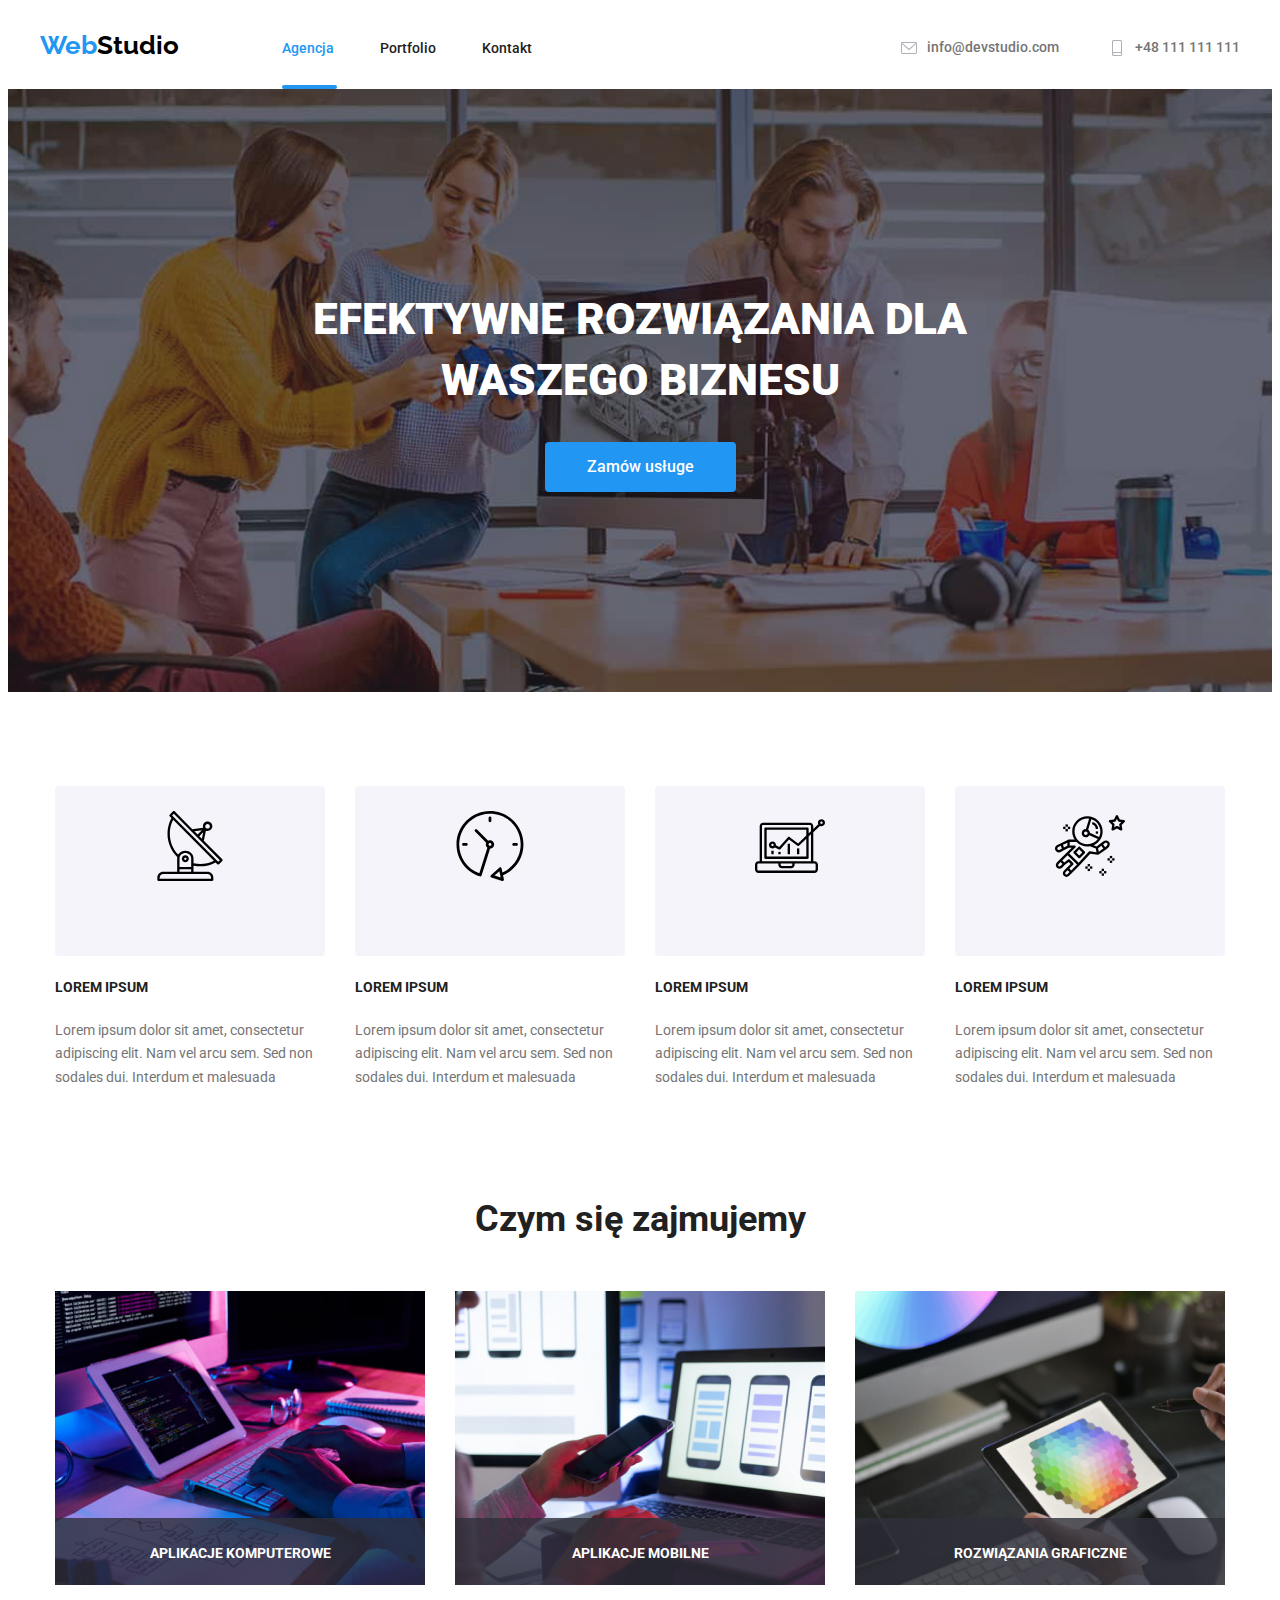
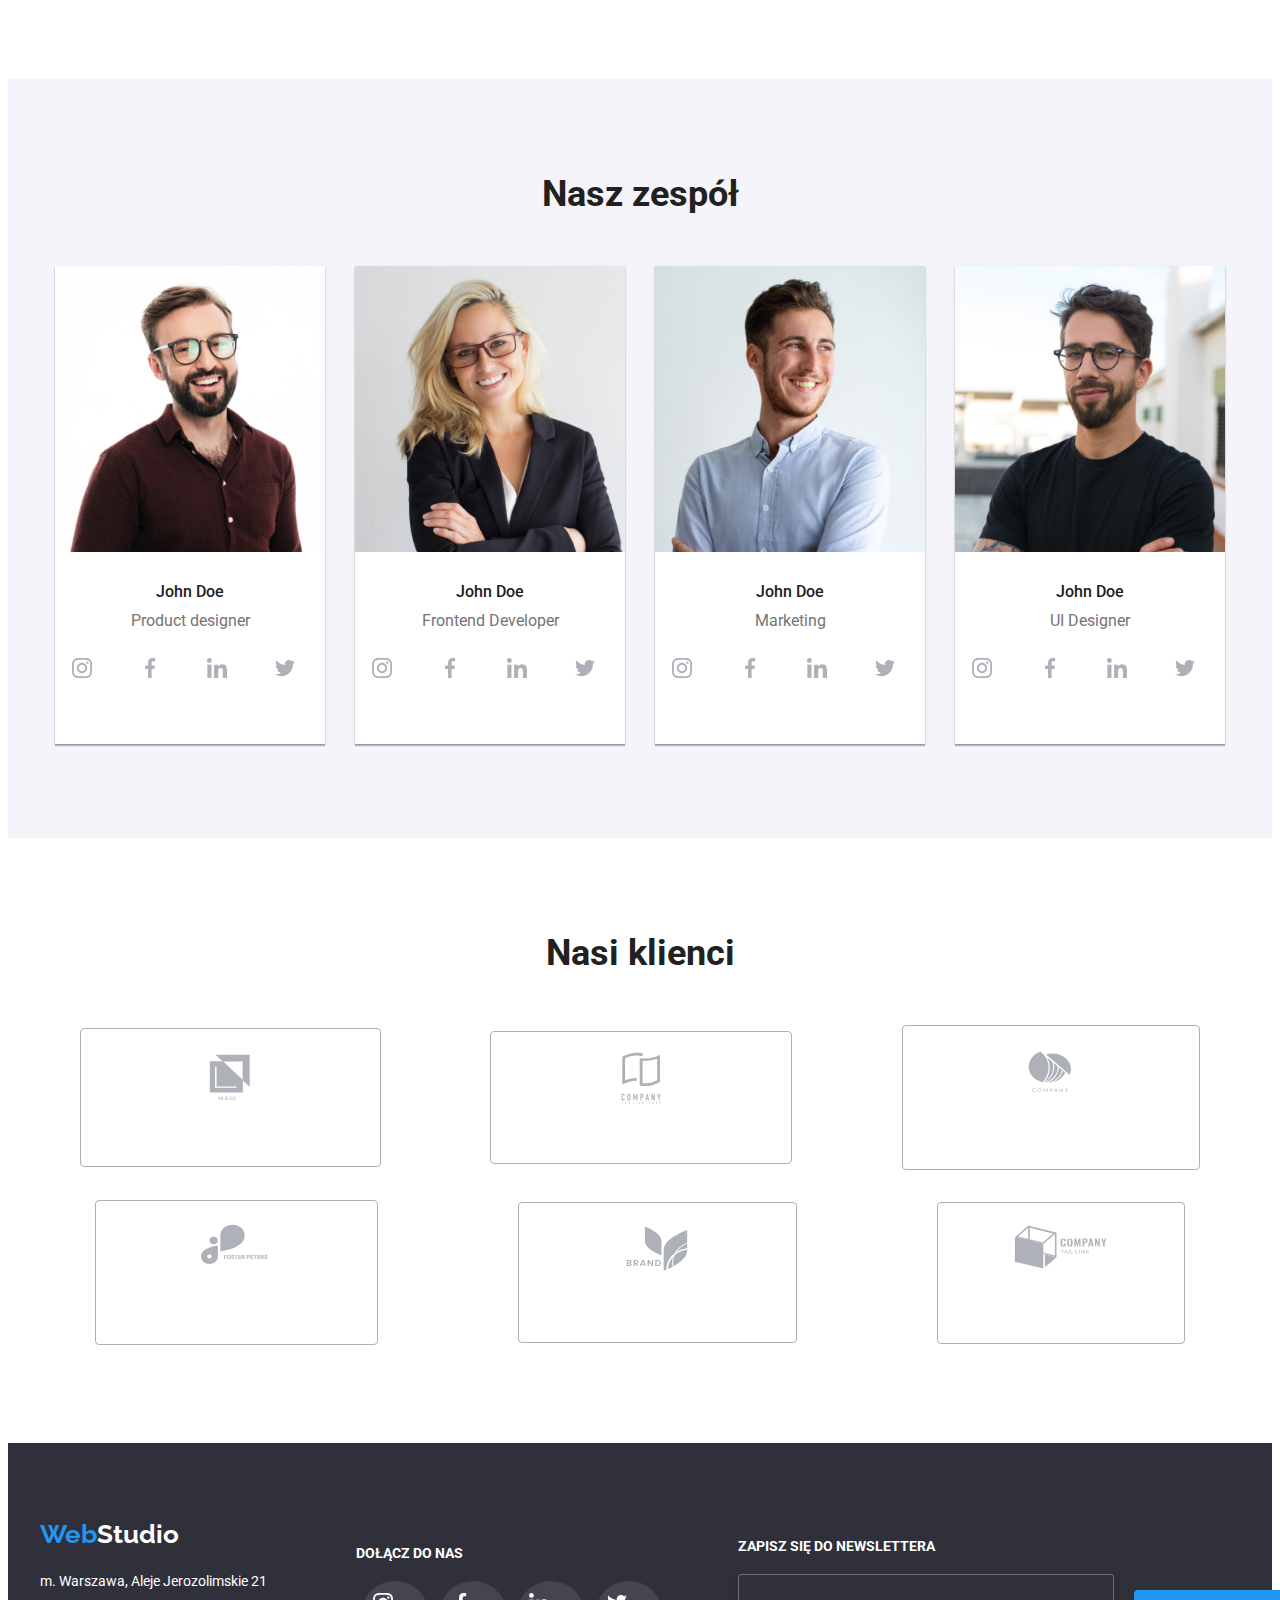
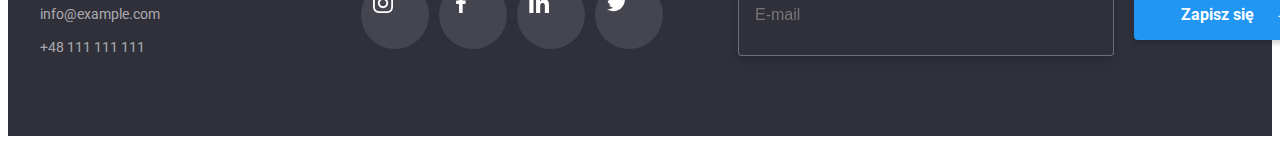
<file: index.html>
<!DOCTYPE html>
<html lang="pl">
    <head>
        <meta charset="UTF-8" />
        <meta http-equiv="X-UA-Compatible" content="IE=edge" />
        <meta name="viewport" content="width=device-width, initial-scale=1.0" />

        <title>Studio</title>
        <link
            rel="stylesheet"
            href="https://cdnjs.cloudflare.com/ajax/libs/modern-normalize/1.1.0/modern-normalize.min.css"
            integrity="sha512-wpPYUAdjBVSE4KJnH1VR1HeZfpl1ub8YT/NKx4PuQ5NmX2tKuGu6U/JRp5y+Y8XG2tV+wKQpNHVUX03MfMFn9Q=="
            crossorigin="anonymous"
            referrerpolicy="no-referrer"
        />
        <link rel="stylesheet" href="./css/main.min.css" />
        <link rel="preconnect" href="https://fonts.googleapis.com" />
        <link rel="preconnect" href="https://fonts.gstatic.com" crossorigin />
        <link
            href="https://fonts.googleapis.com/css2?family=Raleway:wght@700&family=Roboto:wght@400;500;700;900&display=swap"
            rel="stylesheet"
        />
    </head>
    <body>
        <header class="header">
            <div class="container header__page">
                <div class="navigation">
                    <a class="logo logo-black" href="index.html">
                        <span class="webstyle">Web</span>Studio</a
                    >
                    <nav>
                        <ul class="navigation__menu">
                            <li>
                                <a
                                    class="navigation__font navigation__font--current"
                                    href="./index.html"
                                    >Agencja</a
                                >
                            </li>
                            <li>
                                <a
                                    class="navigation__font"
                                    href="./portfolio.html"
                                    >Portfolio</a
                                >
                            </li>
                            <li>
                                <a class="navigation__font" href="#address"
                                    >Kontakt</a
                                >
                            </li>
                        </ul>
                    </nav>
                </div>
                <button
                    type="button"
                    class="navigation__hamburger js-open-menu"
                    aria-expanded="false"
                    aria-controls="mobile-menu"
                >
                    <svg class="navigation__icon" width="40" height="40">
                        <use href="./images/icons.svg#icon-menu_40px"></use>
                    </svg>
                </button>

                <ul class="adress">
                    <li>
                        <a
                            class="adress__link"
                            href="mailto:info@devstudio.com"
                        >
                            <svg class="adress__icon" height="16" width="16">
                                <use
                                    href="./images/icons.svg#icon-envelope"
                                ></use>
                            </svg>
                            info@devstudio.com</a
                        >
                    </li>
                    <li>
                        <a class="adress__link" href="tel:+48111111111">
                            <svg class="adress__icon" height="16" width="16">
                                <use
                                    href="./images/icons.svg#icon-smartphone"
                                ></use>
                            </svg>
                            +48 111 111 111</a
                        >
                    </li>
                </ul>
            </div>
        </header>
        <div class="menu-container js-menu-container" id="mobile-menu">
            <button
                class="menu-toggle js-close-menu"
                data-modal-close
                type="button"
            >
                &times
            </button>
            <div class="menu-navigation__links">
                <a
                    class="menu-navigation__link menu-navigation__link--current"
                    href="index.html"
                    >Agencja</a
                >

                <a class="menu-navigation__link" href="portfolio.html"
                    >Portfolio</a
                >

                <a class="menu-navigation__link" href="#">Kontakt</a>
            </div>
            <div class="menu-container__box">
                <div class="menu-container__contact">
                    <a class="menu-container__phone" href="tel:+48111111111"
                        >+48 111 111 111</a
                    >
                    <a
                        class="menu-container__mail"
                        href="mailto:info@devstudio.com"
                        >info@devstudio.com</a
                    >
                </div>
                <ul class="menu-container__media">
                    <li>
                        <a class="menu-container__media-link" href="#"
                            >Instagram</a
                        >
                    </li>
                    <li><div class="menu-container__line"></div></li>
                    <li>
                        <a class="menu-container__media-link" href="#"
                            >Twitter</a
                        >
                    </li>
                    <li><div class="menu-container__line"></div></li>
                    <li>
                        <a class="menu-container__media-link" href="#"
                            >Facebook</a
                        >
                    </li>
                    <li><div class="menu-container__line"></div></li>
                    <li>
                        <a class="menu-container__media-link" href="#"
                            >LinkedIn</a
                        >
                    </li>
                </ul>
            </div>
        </div>
        <main>
            <section class="hero">
                <div class="container">
                    <h1 class="hero__heading">
                        EFEKTYWNE ROZWIĄZANIA DLA WASZEGO BIZNESU
                    </h1>
                    <button data-modal-open class="hero__button" type="button">
                        Zamów usługe
                    </button>
                    <div class="backdrop is-hidden" data-modal>
                        <div class="modal">
                            <button
                                class="hero__close"
                                data-modal-close
                                type="button"
                            >
                                &times
                            </button>
                            <form class="form">
                                <p class="form__header">
                                    Zostaw swoje dane w formularzu poniżej
                                </p>

                                <label class="form__label" for="name"
                                    >Imię</label
                                >
                                <div class="form__box">
                                    <svg
                                        class="form__icon"
                                        width="18"
                                        height="18"
                                    >
                                        <use
                                            href="./images/icons.svg#icon-person"
                                        ></use>
                                    </svg>
                                    <input
                                        name="name"
                                        class="form__input"
                                        id="name"
                                        type="text"
                                    />
                                </div>

                                <label class="form__label" for="phone_number"
                                    >Telefon</label
                                >
                                <div class="form__box">
                                    <svg
                                        class="form__icon"
                                        width="18"
                                        height="18"
                                    >
                                        <use
                                            href="./images/icons.svg#icon-phone"
                                        ></use>
                                    </svg>

                                    <input
                                        name="phone-number"
                                        class="form__input"
                                        id="phone_number"
                                        type="tel"
                                    />
                                </div>

                                <label class="form__label" for="email"
                                    >Email</label
                                >
                                <div class="form__box">
                                    <svg
                                        class="form__icon"
                                        width="18"
                                        height="18"
                                    >
                                        <use
                                            href="./images/icons.svg#icon-email"
                                        ></use>
                                    </svg>
                                    <input
                                        name="email"
                                        class="form__input"
                                        id="email"
                                        type="email"
                                    />
                                </div>

                                <label class="form__label" for="comment"
                                    >Komentarz</label
                                >
                                <textarea
                                    name="comment"
                                    class="form__comment"
                                    id="comment"
                                    placeholder="Wprowadź tekst"
                                ></textarea>

                                <label tabindex="0" class="check-container">
                                    <input name="check" type="checkbox" /><span
                                        class="checkmark"
                                    ></span>
                                    Oświadczam iż akceptuję
                                    <a href="#">Regulamin</a>
                                    i
                                    <a href="#">Politykę Prywatności</a>.
                                </label>

                                <button class="form__button" type="submit">
                                    Wyślij
                                </button>
                            </form>
                        </div>
                    </div>
                </div>
            </section>
            <section class="lorem">
                <div class="container">
                    <ul class="lorem__box">
                        <li>
                            <div class="lorem__icon">
                                <svg height="70" width="70">
                                    <use
                                        href="./images/icons.svg#icon-antenna"
                                    ></use>
                                </svg>
                            </div>
                            <h5 class="lorem__label">LOREM IPSUM</h5>
                            <p class="lorem__paragraph">
                                Lorem ipsum dolor sit amet, consectetur
                                adipiscing elit. Nam vel arcu sem. Sed non
                                sodales dui. Interdum et malesuada
                            </p>
                        </li>
                        <li>
                            <div class="lorem__icon">
                                <svg height="70" width="70">
                                    <use
                                        href="./images/icons.svg#icon-clock"
                                    ></use>
                                </svg>
                            </div>
                            <h5 class="lorem__label">LOREM IPSUM</h5>
                            <p class="lorem__paragraph">
                                Lorem ipsum dolor sit amet, consectetur
                                adipiscing elit. Nam vel arcu sem. Sed non
                                sodales dui. Interdum et malesuada
                            </p>
                        </li>
                        <li>
                            <div class="lorem__icon">
                                <svg height="70" width="70">
                                    <use
                                        href="./images/icons.svg#icon-diagram"
                                    ></use>
                                </svg>
                            </div>
                            <h5 class="lorem__label">LOREM IPSUM</h5>
                            <p class="lorem__paragraph">
                                Lorem ipsum dolor sit amet, consectetur
                                adipiscing elit. Nam vel arcu sem. Sed non
                                sodales dui. Interdum et malesuada
                            </p>
                        </li>
                        <li>
                            <div class="lorem__icon">
                                <svg height="70" width="70">
                                    <use
                                        href="./images/icons.svg#icon-astronaut"
                                    ></use>
                                </svg>
                            </div>
                            <h5 class="lorem__label">LOREM IPSUM</h5>
                            <p class="lorem__paragraph">
                                Lorem ipsum dolor sit amet, consectetur
                                adipiscing elit. Nam vel arcu sem. Sed non
                                sodales dui. Interdum et malesuada
                            </p>
                        </li>
                    </ul>
                </div>
            </section>
            <section class="activity">
                <div class="container">
                    <h2 class="section-title">Czym się zajmujemy</h2>
                    <ul class="activity__photos">
                        <li>
                            <div class="activity__img">
                                <img
                                    src="images/software-architecture.jpg"
                                    alt="software-architecture"
                                    width="370"
                                    height="294"
                                />
                                <p class="activity__paragraph">
                                    APLIKACJE KOMPUTEROWE
                                </p>
                            </div>
                        </li>
                        <li>
                            <div class="activity__img">
                                <img
                                    src="images/mobile-app-development.jpg"
                                    alt="mobile app development"
                                    width="370"
                                    height="294"
                                />
                                <p class="activity__paragraph">
                                    APLIKACJE MOBILNE
                                </p>
                            </div>
                        </li>
                        <li>
                            <div class="activity__img">
                                <img
                                    src="images/web-design.jpg"
                                    alt="web design"
                                    width="370"
                                    height="294"
                                />
                                <p class="activity__paragraph">
                                    ROZWIĄZANIA GRAFICZNE
                                </p>
                            </div>
                        </li>
                    </ul>
                </div>
            </section>
            <section class="team">
                <div class="container">
                    <h2 class="section-title">Nasz zespół</h2>
                    <ul class="team__card">
                        <li>
                            <figure class="team__figure">
                                <img
                                    src="./images/team/John1/john1-270.jpg"
                                    srcset="
                                        ./images/team/john1/john1-270.jpg    270w,
                                        ./images/team/john1/john1-354.jpg    354w,
                                        ./images/team/john1/john1-450.jpg    450w,
                                        ./images/team/john1/john1-270@2x.jpg 540w,
                                        ./images/team/john1/john1-354@2x.jpg 708w,
                                        ./images/team/john1/john1-450@2x.jpg 900w
                                    "
                                    sizes="(max-width: 480px) 450px, (min-width: 768px) 354px, (min-width: 1200px) 270px"
                                    alt="John Doe"
                                />
                                <figcaption class="team__figcaption">
                                    <h4 class="team__name">John Doe</h4>
                                    <span class="team__font"
                                        >Product designer</span
                                    >
                                    <ul class="team__media">
                                        <li tabindex="0" class="team__icon">
                                            <svg width="20" height="20">
                                                <use
                                                    href="./images/icons.svg#icon-instagram"
                                                ></use>
                                            </svg>
                                        </li>
                                        <li tabindex="0" class="team__icon">
                                            <svg width="20" height="20">
                                                <use
                                                    href="./images/icons.svg#icon-facebook"
                                                ></use>
                                            </svg>
                                        </li>
                                        <li tabindex="0" class="team__icon">
                                            <svg width="20" height="20">
                                                <use
                                                    href="./images/icons.svg#icon-linkedin"
                                                ></use>
                                            </svg>
                                        </li>
                                        <li tabindex="0" class="team__icon">
                                            <svg width="20" height="20">
                                                <use
                                                    href="./images/icons.svg#icon-twitter"
                                                ></use>
                                            </svg>
                                        </li>
                                    </ul>
                                </figcaption>
                            </figure>
                        </li>
                        <li>
                            <figure class="team__figure">
                                <img
                                    src="./images/team/John2/john2-270.jpg"
                                    srcset="
                                        ./images/team/john2/john2-270.jpg    270w,
                                        ./images/team/john2/john2-354.jpg    354w,
                                        ./images/team/john2/john2-450.jpg    450w,
                                        ./images/team/john2/john2-270@2x.jpg 540w,
                                        ./images/team/john2/john2-354@2x.jpg 708w,
                                        ./images/team/john2/john2-450@2x.jpg 900w
                                    "
                                    sizes="(max-width: 480px) 450px, (min-width: 768px) 354px, (min-width: 1200px) 270px"
                                    alt="John Doe"
                                />
                                <figcaption class="team__figcaption">
                                    <h4 class="team__name">John Doe</h4>
                                    <span class="team__font"
                                        >Frontend Developer</span
                                    >
                                    <ul class="team__media">
                                        <li tabindex="0" class="team__icon">
                                            <svg width="20" height="20">
                                                <use
                                                    href="./images/icons.svg#icon-instagram"
                                                ></use>
                                            </svg>
                                        </li>
                                        <li tabindex="0" class="team__icon">
                                            <svg width="20" height="20">
                                                <use
                                                    href="./images/icons.svg#icon-facebook"
                                                ></use>
                                            </svg>
                                        </li>
                                        <li tabindex="0" class="team__icon">
                                            <svg width="20" height="20">
                                                <use
                                                    href="./images/icons.svg#icon-linkedin"
                                                ></use>
                                            </svg>
                                        </li>
                                        <li tabindex="0" class="team__icon">
                                            <svg width="20" height="20">
                                                <use
                                                    href="./images/icons.svg#icon-twitter"
                                                ></use>
                                            </svg>
                                        </li>
                                    </ul>
                                </figcaption>
                            </figure>
                        </li>
                        <li>
                            <figure class="team__figure">
                                <img
                                    src="./images/team/john3/john3-270.jpg"
                                    srcset="
                                        ./images/team/john3/john3-270.jpg    270w,
                                        ./images/team/john3/john3-354.jpg    354w,
                                        ./images/team/john3/john3-450.jpg    450w,
                                        ./images/team/john3/john3-270@2x.jpg 540w,
                                        ./images/team/john3/john3-354@2x.jpg 708w,
                                        ./images/team/john3/john3-450@2x.jpg 900w
                                    "
                                    sizes="(max-width: 480px) 450px, (min-width: 768px) 354px, (min-width: 1200px) 270px"
                                    alt="John Doe"
                                />
                                <figcaption class="team__figcaption">
                                    <h4 class="team__name">John Doe</h4>
                                    <span class="team__font">Marketing</span>
                                    <ul class="team__media">
                                        <li tabindex="0" class="team__icon">
                                            <svg width="20" height="20">
                                                <use
                                                    href="./images/icons.svg#icon-instagram"
                                                ></use>
                                            </svg>
                                        </li>
                                        <li tabindex="0" class="team__icon">
                                            <svg width="20" height="20">
                                                <use
                                                    href="./images/icons.svg#icon-facebook"
                                                ></use>
                                            </svg>
                                        </li>
                                        <li tabindex="0" class="team__icon">
                                            <svg width="20" height="20">
                                                <use
                                                    href="./images/icons.svg#icon-linkedin"
                                                ></use>
                                            </svg>
                                        </li>
                                        <li tabindex="0" class="team__icon">
                                            <svg width="20" height="20">
                                                <use
                                                    href="./images/icons.svg#icon-twitter"
                                                ></use>
                                            </svg>
                                        </li>
                                    </ul>
                                </figcaption>
                            </figure>
                        </li>
                        <li>
                            <figure class="team__figure">
                                <img
                                    src="./images/team/John4/john4-270.jpg"
                                    srcset="
                                        ./images/team/john4/john4-270.jpg    270w,
                                        ./images/team/john4/john4-354.jpg    354w,
                                        ./images/team/john4/john4-450.jpg    450w,
                                        ./images/team/john4/john4-270@2x.jpg 540w,
                                        ./images/team/john4/john4-354@2x.jpg 708w,
                                        ./images/team/john4/john4-450@2x.jpg 900w
                                    "
                                    sizes="(max-width: 480px) 450px, (min-width: 768px) 354px, (min-width: 1200px) 270px"
                                    alt="John Doe"
                                />
                                <figcaption class="team__figcaption">
                                    <h4 class="team__name">John Doe</h4>
                                    <span class="team__font">UI Designer</span>
                                    <ul class="team__media">
                                        <li tabindex="0" class="team__icon">
                                            <svg width="20" height="20">
                                                <use
                                                    href="./images/icons.svg#icon-instagram"
                                                ></use>
                                            </svg>
                                        </li>
                                        <li tabindex="0" class="team__icon">
                                            <svg width="20" height="20">
                                                <use
                                                    href="./images/icons.svg#icon-facebook"
                                                ></use>
                                            </svg>
                                        </li>
                                        <li tabindex="0" class="team__icon">
                                            <svg width="20" height="20">
                                                <use
                                                    href="./images/icons.svg#icon-linkedin"
                                                ></use>
                                            </svg>
                                        </li>
                                        <li tabindex="0" class="team__icon">
                                            <svg width="20" height="20">
                                                <use
                                                    href="./images/icons.svg#icon-twitter"
                                                ></use>
                                            </svg>
                                        </li>
                                    </ul>
                                </figcaption>
                            </figure>
                        </li>
                    </ul>
                </div>
            </section>
            <section class="clients">
                <div class="container">
                    <h2 class="section-title">Nasi klienci</h2>
                    <ul class="clients__container">
                        <li tabindex="0" class="clients--yaco">
                            <svg width="41" height="46.7">
                                <use href="./images/icons.svg#icon-yaco"></use>
                            </svg>
                        </li>
                        <li tabindex="0" class="clients--sheets">
                            <a>
                                <svg width="40" height="52">
                                    <use
                                        href="./images/icons.svg#icon-company-sheets"
                                    ></use>
                                </svg>
                            </a>
                        </li>
                        <li tabindex="0" class="clients--company">
                            <a>
                                <svg width="43.46" height="41.18">
                                    <use
                                        href="./images/icons.svg#icon-company"
                                    ></use>
                                </svg>
                            </a>
                        </li>
                        <li tabindex="0" class="clients--fosterpeters">
                            <a>
                                <svg width="84.44" height="40.62">
                                    <use
                                        href="./images/icons.svg#icon-foster-peters"
                                    ></use>
                                </svg>
                            </a>
                        </li>
                        <li tabindex="0" class="clients--brand">
                            <a>
                                <svg width="62.54" height="45.43">
                                    <use
                                        href="./images/icons.svg#icon-brand"
                                    ></use>
                                </svg>
                            </a>
                        </li>
                        <li tabindex="0" class="clients--box">
                            <a>
                                <svg width="93.79" height="43.93">
                                    <use
                                        href="./images/icons.svg#icon-company-box"
                                    ></use>
                                </svg>
                            </a>
                        </li>
                    </ul>
                </div>
            </section>
        </main>
        <footer class="footer">
            <div class="container">
                <ul class="footer__display">
                    <li class="footer__links">
                        <a class="logo logo-white" href="/index.html">
                            <span class="webstyle">Web</span>Studio</a
                        >
                        <address class="footer__address" id="address">
                            <a
                                class="footer__street"
                                href="https://goo.gl/maps/ZqLkn6hwroW3PkPB6"
                                >m. Warszawa, Aleje Jerozolimskie 21</a
                            >
                            <a
                                class="footer__link"
                                href="mailto:info@example.com"
                                >info@example.com</a
                            >
                            <a class="footer__link" href="tel:+48111111111"
                                >+48 111 111 111</a
                            >
                        </address>
                    </li>
                    <li class="footer__links">
                        <h3 class="footer__label">DOŁĄCZ DO NAS</h3>
                        <ul class="footer__media">
                            <li tabindex="0" class="footer__icon">
                                <a
                                    ><svg width="20" height="20">
                                        <use
                                            href="./images/icons.svg#icon-instagram"
                                        ></use>
                                    </svg>
                                </a>
                            </li>
                            <li tabindex="0" class="footer__icon">
                                <a
                                    ><svg width="20" height="20">
                                        <use
                                            href="./images/icons.svg#icon-facebook"
                                        ></use>
                                    </svg>
                                </a>
                            </li>
                            <li tabindex="0" class="footer__icon">
                                <a
                                    ><svg width="20" height="20">
                                        <use
                                            href="./images/icons.svg#icon-linkedin"
                                        ></use>
                                    </svg>
                                </a>
                            </li>
                            <li tabindex="0" class="footer__icon">
                                <a
                                    ><svg width="20" height="20">
                                        <use
                                            href="./images/icons.svg#icon-twitter"
                                        ></use>
                                    </svg>
                                </a>
                            </li>
                        </ul>
                    </li>
                    <li class="footer__links">
                        <form>
                            <p class="footer__label">
                                ZAPISZ SIĘ DO NEWSLETTERA
                            </p>
                            <label class="footer__newsletter">
                                <input
                                    class="footer__input"
                                    type="email"
                                    name="email"
                                    placeholder="E-mail"
                                />
                                <button class="footer__button" type="submit">
                                    Zapisz się
                                    <svg
                                        class="footer__plane"
                                        width="24"
                                        height="24"
                                    >
                                        <use
                                            href="./images/icons.svg#icon-send"
                                        ></use>
                                    </svg>
                                </button>
                            </label>
                        </form>
                    </li>
                </ul>
            </div>
        </footer>

        <script src="./js/mobile-menu.js"></script>
        <script src="./js/modal.js"></script>
    </body>
</html>
</file>
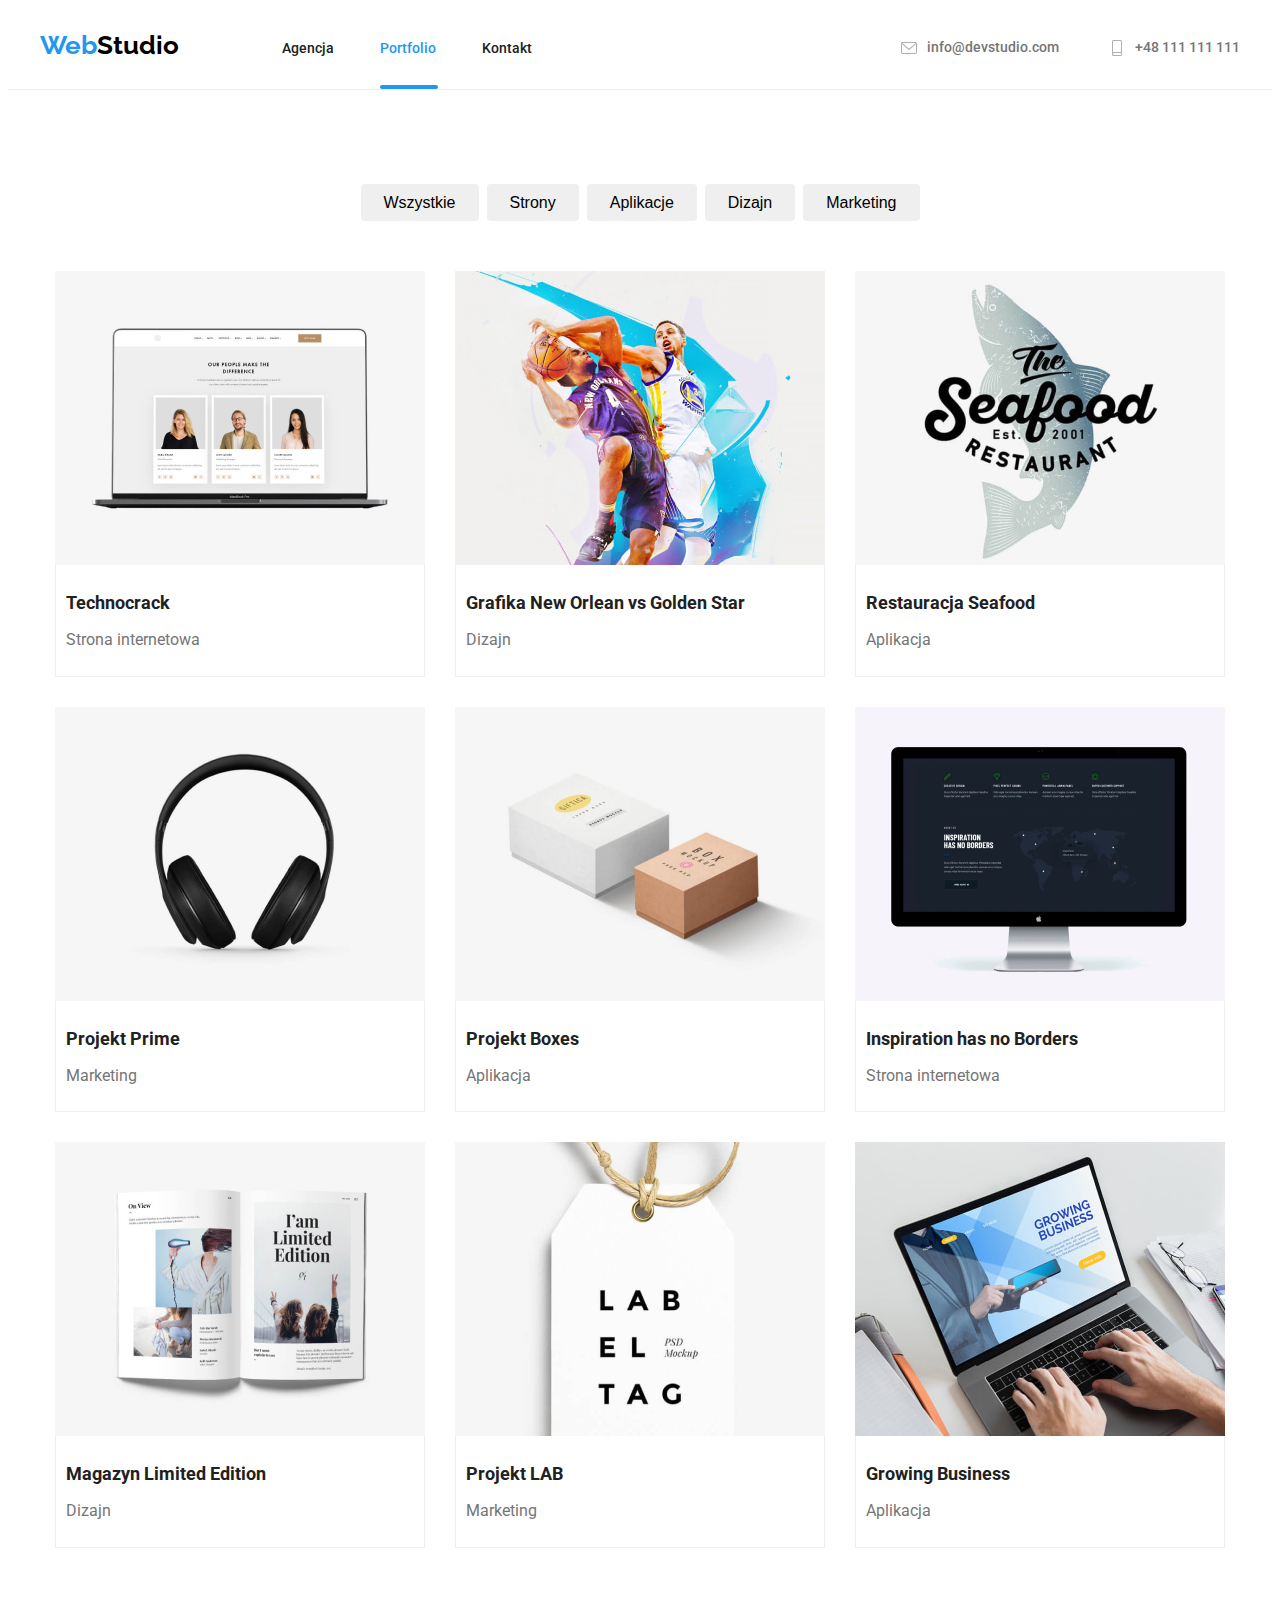
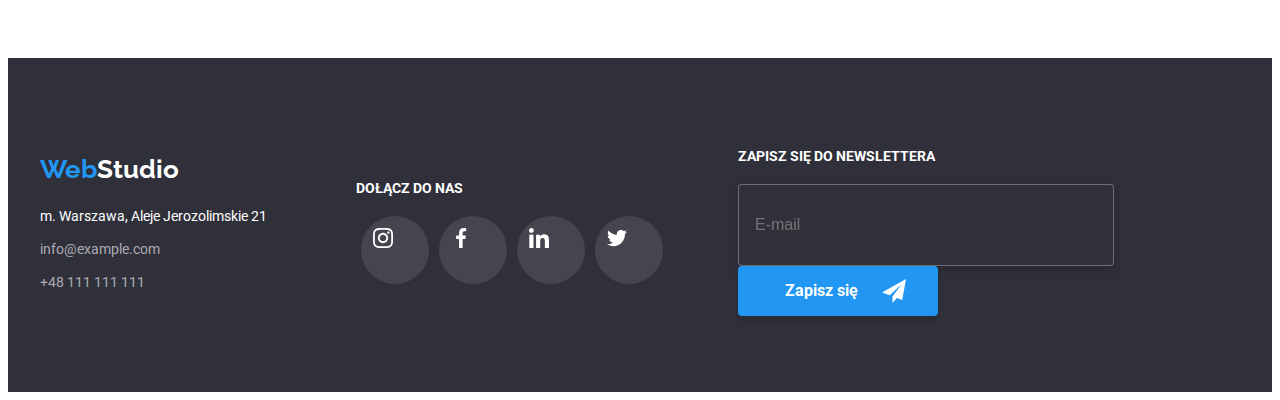
<file: portfolio.html>
<!DOCTYPE html>
<html lang="pl">
    <head>
        <meta charset="UTF-8" />
        <meta http-equiv="X-UA-Compatible" content="IE=edge" />
        <meta name="viewport" content="width=device-width, initial-scale=1.0" />
        <title>Portfolio</title>
        <link
            rel="stylesheet"
            href="https://cdnjs.cloudflare.com/ajax/libs/modern-normalize/1.1.0/modern-normalize.min.css"
            integrity="sha512-wpPYUAdjBVSE4KJnH1VR1HeZfpl1ub8YT/NKx4PuQ5NmX2tKuGu6U/JRp5y+Y8XG2tV+wKQpNHVUX03MfMFn9Q=="
            crossorigin="anonymous"
            referrerpolicy="no-referrer"
        />
        <link rel="stylesheet" href="css/main.min.css" />
        <link
            href="https://fonts.googleapis.com/css2?family=Raleway:wght@700&family=Roboto:wght@400;500;700;900&display=swap"
            rel="stylesheet"
        />
    </head>
    <body>
        <header class="header header-line">
            <div class="container header__page">
                <div class="navigation">
                    <a class="logo logo-black" href="index.html">
                        <span class="webstyle">Web</span>Studio</a
                    >
                    <nav>
                        <ul class="navigation__menu">
                            <li>
                                <a class="navigation__font" href="index.html"
                                    >Agencja</a
                                >
                            </li>
                            <li>
                                <a
                                    class="navigation__font navigation__font--current"
                                    href="portfolio.html"
                                    >Portfolio</a
                                >
                            </li>
                            <li>
                                <a class="navigation__font" href="#address"
                                    >Kontakt</a
                                >
                            </li>
                        </ul>
                    </nav>
                </div>

                <ul class="adress">
                    <li>
                        <a
                            class="adress__link"
                            href="mailto:info@devstudio.com"
                        >
                            <svg class="adress__icon" height="16" width="16">
                                <use
                                    href="./images/icons.svg#icon-envelope"
                                ></use>
                            </svg>
                            info@devstudio.com</a
                        >
                    </li>
                    <li>
                        <a class="adress__link" href="tel:+48111111111">
                            <svg class="adress__icon" height="16" width="16">
                                <use
                                    href="./images/icons.svg#icon-smartphone"
                                ></use>
                            </svg>
                            +48 111 111 111</a
                        >
                    </li>
                </ul>
            </div>
        </header>
        <main>
            <section class="section">
                <div class="container flex">
                    <ul class="buttons">
                        <li>
                            <button class="buttons__styles" type="button">
                                Wszystkie
                            </button>
                        </li>
                        <li>
                            <button class="buttons__styles" type="button">
                                Strony
                            </button>
                        </li>
                        <li>
                            <button class="buttons__styles" type="button">
                                Aplikacje
                            </button>
                        </li>
                        <li>
                            <button class="buttons__styles" type="button">
                                Dizajn
                            </button>
                        </li>
                        <li>
                            <button class="buttons__styles" type="button">
                                Marketing
                            </button>
                        </li>
                    </ul>

                    <ul class="project">
                        <li>
                            <figure tabindex="0" class="project__figure">
                                <div class="project__overflow">
                                    <img
                                        class="project__img"
                                        src="images/laptop.jpg"
                                        alt="technocrack website"
                                        width="370"
                                        height="294"
                                    />
                                    <p class="project__paragraph">
                                        Technocrack jest popularną platformą
                                        wykorzystywaną do rozpowszechniania
                                        koronawirusa. Firmy wykorzystują tę
                                        platformę do celów szpiegowskich i
                                        ataków na niezabezpieczone serwery
                                        konkurencji
                                    </p>
                                </div>
                                <figcaption class="project__figcaption">
                                    <h4 class="project__name">Technocrack</h4>
                                    <span class="project__description"
                                        >Strona internetowa</span
                                    >
                                </figcaption>
                            </figure>
                        </li>
                        <li>
                            <figure tabindex="0" class="project__figure">
                                <div class="project__overflow">
                                    <img
                                        class="project__img"
                                        src="images/basketball.jpg"
                                        alt="basketball players"
                                        width="370"
                                        height="294"
                                    />
                                    <p class="project__paragraph">
                                        Technocrack jest popularną platformą
                                        wykorzystywaną do rozpowszechniania
                                        koronawirusa. Firmy wykorzystują tę
                                        platformę do celów szpiegowskich i
                                        ataków na niezabezpieczone serwery
                                        konkurencji
                                    </p>
                                </div>
                                <figcaption class="project__figcaption">
                                    <h4 class="project__name">
                                        Grafika New Orlean vs Golden Star
                                    </h4>
                                    <span class="project__description"
                                        >Dizajn</span
                                    >
                                </figcaption>
                            </figure>
                        </li>
                        <li>
                            <figure tabindex="0" class="project__figure">
                                <div class="project__overflow">
                                    <img
                                        class="project__img"
                                        src="images/restaurant.jpg"
                                        alt="the seafood restaurant logo"
                                        width="370"
                                        height="294"
                                    />
                                    <p class="project__paragraph">
                                        Technocrack jest popularną platformą
                                        wykorzystywaną do rozpowszechniania
                                        koronawirusa. Firmy wykorzystują tę
                                        platformę do celów szpiegowskich i
                                        ataków na niezabezpieczone serwery
                                        konkurencji
                                    </p>
                                </div>
                                <figcaption class="project__figcaption">
                                    <h4 class="project__name">
                                        Restauracja Seafood
                                    </h4>
                                    <span class="project__description"
                                        >Aplikacja</span
                                    >
                                </figcaption>
                            </figure>
                        </li>
                        <li>
                            <figure tabindex="0" class="project__figure">
                                <div class="project__overflow">
                                    <img
                                        class="project__img"
                                        src="images/headphones.jpg"
                                        alt="headphones"
                                        width="370"
                                        height="294"
                                    />
                                    <p class="project__paragraph">
                                        Technocrack jest popularną platformą
                                        wykorzystywaną do rozpowszechniania
                                        koronawirusa. Firmy wykorzystują tę
                                        platformę do celów szpiegowskich i
                                        ataków na niezabezpieczone serwery
                                        konkurencji
                                    </p>
                                </div>
                                <figcaption class="project__figcaption">
                                    <h4 class="project__name">Projekt Prime</h4>
                                    <span class="project__description"
                                        >Marketing</span
                                    >
                                </figcaption>
                            </figure>
                        </li>
                        <li>
                            <figure tabindex="0" class="project__figure">
                                <div class="project__overflow">
                                    <img
                                        class="project__img"
                                        src="images/boxes.jpg"
                                        alt="two boxes"
                                        width="370"
                                        height="294"
                                    />
                                    <p class="project__paragraph">
                                        Technocrack jest popularną platformą
                                        wykorzystywaną do rozpowszechniania
                                        koronawirusa. Firmy wykorzystują tę
                                        platformę do celów szpiegowskich i
                                        ataków na niezabezpieczone serwery
                                        konkurencji
                                    </p>
                                </div>
                                <figcaption class="project__figcaption">
                                    <h4 class="project__name">Projekt Boxes</h4>
                                    <span class="project__description"
                                        >Aplikacja</span
                                    >
                                </figcaption>
                            </figure>
                        </li>
                        <li>
                            <figure tabindex="0" class="project__figure">
                                <div class="project__overflow">
                                    <img
                                        class="project__img"
                                        src="images/monitor.jpg"
                                        alt="computer monitor"
                                        width="370"
                                        height="294"
                                    />
                                    <p class="project__paragraph">
                                        Technocrack jest popularną platformą
                                        wykorzystywaną do rozpowszechniania
                                        koronawirusa. Firmy wykorzystują tę
                                        platformę do celów szpiegowskich i
                                        ataków na niezabezpieczone serwery
                                        konkurencji
                                    </p>
                                </div>
                                <figcaption class="project__figcaption">
                                    <h4 class="project__name">
                                        Inspiration has no Borders
                                    </h4>
                                    <span class="project__description"
                                        >Strona internetowa</span
                                    >
                                </figcaption>
                            </figure>
                        </li>
                        <li>
                            <figure tabindex="0" class="project__figure">
                                <div class="project__overflow">
                                    <img
                                        class="project__img"
                                        src="images/book.jpg"
                                        alt="open book"
                                        width="370"
                                        height="294"
                                    />
                                    <p class="project__paragraph">
                                        Technocrack jest popularną platformą
                                        wykorzystywaną do rozpowszechniania
                                        koronawirusa. Firmy wykorzystują tę
                                        platformę do celów szpiegowskich i
                                        ataków na niezabezpieczone serwery
                                        konkurencji
                                    </p>
                                </div>
                                <figcaption class="project__figcaption">
                                    <h4 class="project__name">
                                        Magazyn Limited Edition
                                    </h4>
                                    <span class="project__description"
                                        >Dizajn</span
                                    >
                                </figcaption>
                            </figure>
                        </li>
                        <li>
                            <figure tabindex="0" class="project__figure">
                                <div class="project__overflow">
                                    <img
                                        class="project__img"
                                        src="images/label.jpg"
                                        alt="white label"
                                        width="370"
                                        height="294"
                                    />
                                    <p class="project__paragraph">
                                        Technocrack jest popularną platformą
                                        wykorzystywaną do rozpowszechniania
                                        koronawirusa. Firmy wykorzystują tę
                                        platformę do celów szpiegowskich i
                                        ataków na niezabezpieczone serwery
                                        konkurencji
                                    </p>
                                </div>
                                <figcaption class="project__figcaption">
                                    <h4 class="project__name">Projekt LAB</h4>
                                    <span class="project__description"
                                        >Marketing</span
                                    >
                                </figcaption>
                            </figure>
                        </li>
                        <li>
                            <figure tabindex="0" class="project__figure">
                                <div class="project__overflow">
                                    <img
                                        class="project__img"
                                        src="images/laptop-hands.jpg"
                                        alt="hands writing on laptop"
                                        width="370"
                                        height="294"
                                    />
                                    <p class="project__paragraph">
                                        Technocrack jest popularną platformą
                                        wykorzystywaną do rozpowszechniania
                                        koronawirusa. Firmy wykorzystują tę
                                        platformę do celów szpiegowskich i
                                        ataków na niezabezpieczone serwery
                                        konkurencji
                                    </p>
                                </div>
                                <figcaption class="project__figcaption">
                                    <h4 class="project__name">
                                        Growing Business
                                    </h4>
                                    <span class="project__description"
                                        >Aplikacja</span
                                    >
                                </figcaption>
                            </figure>
                        </li>
                    </ul>
                </div>
            </section>
        </main>
        <footer class="footer">
            <div class="container">
                <ul class="footer__display">
                    <li>
                        <a class="logo logo-white" href="/index.html">
                            <span class="webstyle">Web</span>Studio</a
                        >
                        <address class="footer__address" id="address">
                            <a
                                class="footer__street"
                                href="https://goo.gl/maps/ZqLkn6hwroW3PkPB6"
                                >m. Warszawa, Aleje Jerozolimskie 21</a
                            >
                            <a
                                class="footer__link"
                                href="mailto:info@example.com"
                                >info@example.com</a
                            >
                            <a class="footer__link" href="tel:+48111111111"
                                >+48 111 111 111</a
                            >
                        </address>
                    </li>
                    <li>
                        <h3 class="footer__label">DOŁĄCZ DO NAS</h3>
                        <ul class="footer__media">
                            <li tabindex="0" class="footer__icon">
                                <a
                                    ><svg width="20" height="20">
                                        <use
                                            href="./images/icons.svg#icon-instagram"
                                        ></use>
                                    </svg>
                                </a>
                            </li>
                            <li tabindex="0" class="footer__icon">
                                <a
                                    ><svg width="20" height="20">
                                        <use
                                            href="./images/icons.svg#icon-facebook"
                                        ></use>
                                    </svg>
                                </a>
                            </li>
                            <li tabindex="0" class="footer__icon">
                                <a
                                    ><svg width="20" height="20">
                                        <use
                                            href="./images/icons.svg#icon-linkedin"
                                        ></use>
                                    </svg>
                                </a>
                            </li>
                            <li tabindex="0" class="footer__icon">
                                <a
                                    ><svg width="20" height="20">
                                        <use
                                            href="./images/icons.svg#icon-twitter"
                                        ></use>
                                    </svg>
                                </a>
                            </li>
                        </ul>
                    </li>
                    <li>
                        <form>
                            <label>
                                <p class="footer__label">
                                    ZAPISZ SIĘ DO NEWSLETTERA
                                </p>

                                <input
                                    class="footer__input"
                                    type="email"
                                    name="email"
                                    placeholder="E-mail"
                                />
                                <button class="footer__button" type="submit">
                                    Zapisz się
                                    <svg
                                        class="footer__plane"
                                        width="24"
                                        height="24"
                                    >
                                        <use
                                            href="./images/icons.svg#icon-send"
                                        ></use>
                                    </svg>
                                </button>
                            </label>
                        </form>
                    </li>
                </ul>
            </div>
        </footer>
        <script src="./js/modal.js"></script>
    </body>
</html>
</file>
<file: css/main.min.css>
body{font-family:"Roboto",sans-serif;color:#212121}.container{max-width:480px;width:100%;margin:0 auto;padding:0 15px}@media screen and (min-width: 768px){.container{max-width:768px}}@media screen and (min-width: 1200px){.container{max-width:1200px}}.flex{display:-webkit-box;display:-ms-flexbox;display:flex;-webkit-box-orient:vertical;-webkit-box-direction:normal;-ms-flex-direction:column;flex-direction:column;width:100%}ul{list-style-type:none;display:-webkit-box;display:-ms-flexbox;display:flex;-webkit-box-pack:center;-ms-flex-pack:center;justify-content:center;padding:0px}.section{margin:0 auto;padding:94px 0px}.section-title{color:#212121;font-weight:700;font-size:36px;line-height:1.2;text-align:center;margin:0 auto;padding-bottom:50px}.logo{font-family:"raleway",sans-serif;font-weight:700;font-size:26px;line-height:1.2;text-decoration:none}.webstyle{color:#2196f3;line-height:1.2}.figure{margin:0 auto;width:370px;-webkit-transition-property:-webkit-box-shadow;transition-property:-webkit-box-shadow;transition-property:box-shadow;transition-property:box-shadow, -webkit-box-shadow;-webkit-transition-duration:.25s;transition-duration:.25s;-webkit-transition-timing-function:cubic-bezier(0.4, 0, 0.2, 1);transition-timing-function:cubic-bezier(0.4, 0, 0.2, 1)}img{display:block;width:100%;height:auto}.buttons{display:-webkit-box;display:-ms-flexbox;display:flex;-ms-flex-wrap:nowrap;flex-wrap:nowrap;gap:8px;padding-bottom:34px;margin:0 auto}.buttons__styles{cursor:pointer;font-weight:500;font-size:16px;line-height:1.6;padding:6px 23px;border-radius:4px;border:none;-webkit-transition-property:background-color,color,-webkit-box-shadow;transition-property:background-color,color,-webkit-box-shadow;transition-property:background-color,color,box-shadow;transition-property:background-color,color,box-shadow,-webkit-box-shadow;-webkit-transition-duration:.25s;transition-duration:.25s;-webkit-transition-timing-function:cubic-bezier(0.4, 0, 0.2, 1);transition-timing-function:cubic-bezier(0.4, 0, 0.2, 1)}.buttons__styles:hover,.buttons__styles:focus{background-color:#2196f3;color:#fff;-webkit-box-shadow:0px 4px 4px 0px rgba(0,0,0,.25);box-shadow:0px 4px 4px 0px rgba(0,0,0,.25)}.project{display:-webkit-box;display:-ms-flexbox;display:flex;-webkit-box-orient:horizontal;-webkit-box-direction:normal;-ms-flex-direction:row;flex-direction:row;-ms-flex-wrap:wrap;flex-wrap:wrap;gap:30px}.project__figure{margin:0 auto;width:370px;-webkit-transition-property:-webkit-box-shadow;transition-property:-webkit-box-shadow;transition-property:box-shadow;transition-property:box-shadow, -webkit-box-shadow;-webkit-transition-duration:.25s;transition-duration:.25s;-webkit-transition-timing-function:cubic-bezier(0.4, 0, 0.2, 1);transition-timing-function:cubic-bezier(0.4, 0, 0.2, 1)}.project__figure:hover{-webkit-box-shadow:1px 4px 6px rgba(0,0,0,.16),0px 4px 4px rgba(0,0,0,.06),0px 1px 1px rgba(0,0,0,.12);box-shadow:1px 4px 6px rgba(0,0,0,.16),0px 4px 4px rgba(0,0,0,.06),0px 1px 1px rgba(0,0,0,.12)}.project__figure:hover .project__paragraph,.project__figure:focus .project__paragraph{-webkit-transform:translateY(0);transform:translateY(0)}.project__paragraph{margin:0;position:absolute;top:0;bottom:0;left:0;right:0;background:rgba(33,150,243,.9);padding:49px 45px 49px 24px;font-size:18px;font-weight:400;line-height:28px;color:#fff;-webkit-transform:translateY(100%);transform:translateY(100%);-webkit-transition-property:-webkit-transform;transition-property:-webkit-transform;transition-property:transform;transition-property:transform, -webkit-transform;-webkit-transition-duration:.25s;transition-duration:.25s;-webkit-transition-timing-function:cubic-bezier(0.4, 0, 0.2, 1);transition-timing-function:cubic-bezier(0.4, 0, 0.2, 1)}.project__overflow{position:relative;overflow:hidden}.project__figcaption{border-left:1px solid #eee;border-right:1px solid #eee;border-bottom:1px solid #eee}.project__name{font-weight:700;font-size:18px;line-height:2;margin:0 auto;padding-top:20px;padding-left:10px;padding-bottom:4px}.project__description{color:#757575;font-size:16px;font-weight:400;line-height:1.9;margin:0 auto;display:block;padding-left:10px;padding-bottom:20px}.clients{margin:0 auto;padding:94px 0px 98px}.clients__container{margin:0 auto;display:-webkit-box;display:-ms-flexbox;display:flex;justify-items:center;-webkit-box-align:center;-ms-flex-align:center;align-items:center;-ms-flex-wrap:wrap;flex-wrap:wrap;gap:30px;max-width:1200px;width:100%}@media screen and (min-width: 768px){.clients__container{width:768px}}@media screen and (min-width: 1200px){.clients__container{width:1200px}}.clients--yaco,.clients--sheets,.clients--company,.clients--fosterpeters,.clients--brand,.clients--box{fill:#afb1b8;width:210px;height:92px;border:1px solid #afb1b8;border-radius:4px;margin:0 auto;cursor:pointer;text-align:center;-webkit-transition-property:border-color,fill;transition-property:border-color,fill;-webkit-transition-duration:.25s;transition-duration:.25s;-webkit-transition-timing-function:cubic-bezier(0.4, 0, 0.2, 1);transition-timing-function:cubic-bezier(0.4, 0, 0.2, 1)}@media screen and (min-width: 768px){.clients--yaco,.clients--sheets,.clients--company,.clients--fosterpeters,.clients--brand,.clients--box{width:228px}}@media screen and (min-width: 1200px){.clients--yaco,.clients--sheets,.clients--company,.clients--fosterpeters,.clients--brand,.clients--box{width:170px}}.clients--yaco{padding:24.71px 65px 20.58px 64px}.clients--sheets{padding:20.71px 65px 19.29px}.clients--company{padding:24.71px 64.86px 26.12px 61.68px}.clients--fosterpeters{padding:22.7px 49.56px 28.68px 61.68px}.clients--brand{padding:22.77px 53.46px 23.8px 54px}.clients--box{padding:22.77px 38.21px 25.31px 38px}.clients--yaco:hover,.clients--sheets:hover,.clients--company:hover,.clients--fosterpeters:hover,.clients--brand:hover,.clients--box:hover,.clients--yaco:focus,.clients--sheets:focus,.clients--company:focus,.clients--fosterpeters:focus,.clients--brand:focus,.clients--box:focus{fill:#2196f3;border-color:#2196f3}.hero{padding-top:118px;padding-bottom:118px;background-color:#2f303a;margin:0 auto;width:100%;max-width:100%;background-image:-webkit-gradient(linear, left top, left bottom, from(rgba(47, 48, 58, 0.4)), to(rgba(47, 48, 58, 0.4))),url("../images/wallpaper/wall480.jpg");background-image:linear-gradient(rgba(47, 48, 58, 0.4), rgba(47, 48, 58, 0.4)),url("../images/wallpaper/wall480.jpg");background-size:cover;background-repeat:no-repeat;background-position:center}@media(min-device-pixel-ratio: 2),(-webkit-min-device-pixel-ratio: 2),(min-resolution: 192dpi),(min-resolution: 2dppx){.hero{background-image:-webkit-gradient(linear, left top, left bottom, from(rgba(47, 48, 58, 0.4)), to(rgba(47, 48, 58, 0.4))),url("../images/wallpaper/wall480@2x.jpg");background-image:linear-gradient(rgba(47, 48, 58, 0.4), rgba(47, 48, 58, 0.4)),url("../images/wallpaper/wall480@2x.jpg");background-size:cover;background-repeat:no-repeat;background-position:center}}@media screen and (min-width: 768px){.hero{max-width:768px;background-image:-webkit-gradient(linear, left top, left bottom, from(rgba(47, 48, 58, 0.4)), to(rgba(47, 48, 58, 0.4))),url("../images/wallpaper/wall768.jpg");background-image:linear-gradient(rgba(47, 48, 58, 0.4), rgba(47, 48, 58, 0.4)),url("../images/wallpaper/wall768.jpg");background-size:cover;background-repeat:no-repeat;background-position:center}}@media screen and (min-width: 768px)and (min-device-pixel-ratio: 2),screen and (min-width: 768px)and (-webkit-min-device-pixel-ratio: 2),screen and (min-width: 768px)and (min-resolution: 192dpi),screen and (min-width: 768px)and (min-resolution: 2dppx){.hero{background-image:-webkit-gradient(linear, left top, left bottom, from(rgba(47, 48, 58, 0.4)), to(rgba(47, 48, 58, 0.4))),url("../images/wallpaper/wall768@2x.jpg");background-image:linear-gradient(rgba(47, 48, 58, 0.4), rgba(47, 48, 58, 0.4)),url("../images/wallpaper/wall768@2x.jpg");background-size:cover;background-repeat:no-repeat;background-position:center}}@media screen and (min-width: 1200px){.hero{padding-top:200px;padding-bottom:200px;max-width:1600px;background-image:-webkit-gradient(linear, left top, left bottom, from(rgba(47, 48, 58, 0.4)), to(rgba(47, 48, 58, 0.4))),url("../images/wallpaper/wall1600.jpg");background-image:linear-gradient(rgba(47, 48, 58, 0.4), rgba(47, 48, 58, 0.4)),url("../images/wallpaper/wall1600.jpg");background-size:cover;background-repeat:no-repeat;background-position:center}}@media screen and (min-width: 1200px)and (min-device-pixel-ratio: 2),screen and (min-width: 1200px)and (-webkit-min-device-pixel-ratio: 2),screen and (min-width: 1200px)and (min-resolution: 192dpi),screen and (min-width: 1200px)and (min-resolution: 2dppx){.hero{background-image:-webkit-gradient(linear, left top, left bottom, from(rgba(47, 48, 58, 0.4)), to(rgba(47, 48, 58, 0.4))),url("../images/wallpaper/wall1600@2x.jpg");background-image:linear-gradient(rgba(47, 48, 58, 0.4), rgba(47, 48, 58, 0.4)),url("../images/wallpaper/wall1600@2x.jpg")}}.hero__heading{color:#fff;max-width:365px;font-size:26px;font-weight:900;line-height:1.6;text-align:center;margin:0 auto}@media screen and (min-width: 1200px){.hero__heading{font-size:44px;max-width:696px;line-height:1.4}}.hero__button{font-family:"roboto",sans-serif;cursor:pointer;font-weight:500;font-size:16px;line-height:1.9;color:#fff;background-color:#2196f3;padding:10px 42px;border-radius:4px;border:none;display:block;margin:30px auto 0px}.hero__close{display:-webkit-box;display:-ms-flexbox;display:flex;-webkit-box-pack:center;-ms-flex-pack:center;justify-content:center;-webkit-box-align:center;-ms-flex-align:center;align-items:center;position:absolute;top:8px;right:8px;width:30px;height:30px;background-color:#fff;border-color:rgba(0,0,0,.1);border-radius:15px;text-align:center}.backdrop{position:fixed;left:0;right:0;top:0;bottom:0;width:100%;height:100%;z-index:2;background-color:rgba(0,0,0,.6);-webkit-transition:visibility .25s linear,opacity .25s linear;transition:visibility .25s linear,opacity .25s linear}.form{text-align:center}.form__header{font-size:20px;font-weight:700;line-height:30px;letter-spacing:.03em;text-align:center;margin:0 auto;padding:0;max-width:370px;width:100%}@media screen and (min-width: 1200px){.form__header{line-height:23px;margin-top:2px;margin-bottom:12px;max-width:448px}}.form__label{display:block;text-align:left;padding-bottom:4px;font-size:12px;font-weight:400;line-height:14px;color:#757575}.form__input{border:none;outline:none;width:100%}.form__input:hover{outline:none}.form__box{border:1px solid rgba(33,33,33,.2);border-radius:4px;max-width:370px;width:100%;height:40px;display:-webkit-inline-box;display:-ms-inline-flexbox;display:inline-flex;text-align:left;margin-bottom:10px;-webkit-transition-property:border-color,fill;transition-property:border-color,fill;-webkit-transition-duration:.25s;transition-duration:.25s;-webkit-transition-timing-function:cubic-bezier(0.4, 0, 0.2, 1);transition-timing-function:cubic-bezier(0.4, 0, 0.2, 1)}@media screen and (min-width: 1200px){.form__box{max-width:448px}}.form__box:focus-within,.form__box:hover,.form__box:focus{border-color:#2196f3;fill:#2196f3}.form__comment{outline:none;border:1px solid rgba(33,33,33,.2);border-radius:4px;max-width:370px;width:100%;height:120px;margin-bottom:20px;resize:none;padding:10px 16px;-webkit-transition-property:border-color;transition-property:border-color;-webkit-transition-duration:.25s;transition-duration:.25s;-webkit-transition-timing-function:cubic-bezier(0.4, 0, 0.2, 1);transition-timing-function:cubic-bezier(0.4, 0, 0.2, 1)}@media screen and (min-width: 1200px){.form__comment{max-width:448px}}.form__comment:hover,.form__comment:focus{outline:none;border-color:#2196f3}.form__icon{margin:11px 12px}.form__button{font-size:16px;font-weight:700;line-height:30px;letter-spacing:.06em;text-align:center;color:#fff;width:200px;height:50px;border:none;background-color:#2196f3;border-radius:4px;margin-top:30px;-webkit-box-shadow:0px 4px 4px 0px rgba(0,0,0,.1490196078);box-shadow:0px 4px 4px 0px rgba(0,0,0,.1490196078)}.checkbox-input{position:absolute;width:100%;height:100%;clip:rect(1px 1px 1px 1px)}.checkbox-label{position:relative;display:block;font-size:14px;font-weight:400;line-height:24px;letter-spacing:.03em;text-align:center}.check-container{display:block;position:relative;cursor:pointer;font-size:12px;line-height:14px;font-weight:400;letter-spacing:.03em;color:#757575;text-align:center;padding-left:7px}@media screen and (min-width: 1200px){.check-container{font-size:14px;line-height:24px}}.check-container:hover input~.checkmark,.check-container:focus input~.checkmark{border-color:#2196f3}.check-container input:checked~.checkmark{background-color:#2196f3;border-color:#2196f3}.check-container input:checked~.checkmark:after{display:block}.check-container input{position:relative;opacity:0;cursor:pointer;height:0;width:0}.checkmark{position:absolute;top:0px;left:0px;height:15px;width:16px;border:2px solid #212121;border-radius:2px;background-image:url("../images/vector.svg");background-repeat:no-repeat;padding-top:4px;background-position:center;-webkit-transition-property:border-color,background-color;transition-property:border-color,background-color;-webkit-transition-duration:.25s;transition-duration:.25s;-webkit-transition-timing-function:cubic-bezier(0.4, 0, 0.2, 1);transition-timing-function:cubic-bezier(0.4, 0, 0.2, 1)}@media screen and (min-width: 1200px){.checkmark{top:4px;left:15px}}.checkmark:after{content:"";position:absolute;display:none}.is-hidden{visibility:hidden;opacity:0;pointer-events:none}.modal{position:absolute;padding:40px;width:100%;max-width:450px;height:609px;top:50%;left:50%;-webkit-transform:translate(-50%, -50%);transform:translate(-50%, -50%);background-color:#fff;border-radius:4px;-webkit-box-shadow:0px 1px 3px rgba(0,0,0,.12),0px 1px 1px rgba(0,0,0,.14),0px 2px 1px rgba(0,0,0,.2);box-shadow:0px 1px 3px rgba(0,0,0,.12),0px 1px 1px rgba(0,0,0,.14),0px 2px 1px rgba(0,0,0,.2);z-index:2}@media screen and (min-width: 1200px){.modal{max-width:528px;height:581px}}.lorem{margin:0 auto;padding:94px 0px}.lorem__box{display:-webkit-box;display:-ms-flexbox;display:flex;gap:30px;-webkit-box-orient:vertical;-webkit-box-direction:normal;-ms-flex-direction:column;flex-direction:column;margin:0 auto}@media screen and (min-width: 768px){.lorem__box{-webkit-box-orient:horizontal;-webkit-box-direction:normal;-ms-flex-direction:row;flex-direction:row;-ms-flex-wrap:wrap;flex-wrap:wrap}}.lorem__icon{margin:0 auto;padding-top:25px;padding-bottom:25px;background-color:#f5f4fa;border-radius:4px;display:-webkit-box;display:-ms-flexbox;display:flex;-webkit-box-pack:center;-ms-flex-pack:center;justify-content:center;max-width:450px;height:120px}@media screen and (min-width: 768px){.lorem__icon{max-width:354px}}@media screen and (min-width: 1200px){.lorem__icon{max-width:270px}}.lorem__label{font-weight:700;font-size:14px;line-height:1.1}.lorem__paragraph{font-weight:400;font-size:14px;line-height:1.7;color:#757575;max-width:450px}@media screen and (min-width: 768px){.lorem__paragraph{max-width:354px}}@media screen and (min-width: 1200px){.lorem__paragraph{max-width:270px}}.footer{background-color:#2f303a;padding-top:60px;padding-bottom:60px}.footer__display{max-width:480px;gap:70px;display:-webkit-box;display:-ms-flexbox;display:flex;-ms-flex-wrap:wrap;flex-wrap:wrap;-webkit-box-align:center;-ms-flex-align:center;align-items:center;-webkit-box-pack:center;-ms-flex-pack:center;justify-content:center}@media screen and (min-width: 768px){.footer__display{max-width:768px}}@media screen and (min-width: 1200px){.footer__display{max-width:1200px;-ms-flex-wrap:nowrap;flex-wrap:nowrap;-webkit-box-pack:left;-ms-flex-pack:left;justify-content:left}}.footer__address{display:-webkit-box;display:-ms-flexbox;display:flex;-webkit-box-orient:vertical;-webkit-box-direction:normal;-ms-flex-direction:column;flex-direction:column;-webkit-box-align:center;-ms-flex-align:center;align-items:center;gap:9px}@media screen and (min-width: 1200px){.footer__address{-webkit-box-align:normal;-ms-flex-align:normal;align-items:normal;width:246px}}.footer__icon{fill:#fff;background-color:rgba(255,255,255,.1);border-radius:50%;height:44px;width:44px;margin:0 5px;padding:12px;-webkit-transition-property:background-color,fill;transition-property:background-color,fill;-webkit-transition-duration:.25s;transition-duration:.25s;-webkit-transition-timing-function:cubic-bezier(0.4, 0, 0.2, 1);transition-timing-function:cubic-bezier(0.4, 0, 0.2, 1)}.footer__icon:focus,.footer__icon:hover{background-color:#2196f3;border-radius:50%;fill:#fff}.footer__media{fill:#fff;-webkit-box-pack:center;-ms-flex-pack:center;justify-content:center}@media screen and (min-width: 1200px){.footer__media{-webkit-box-pack:left;-ms-flex-pack:left;justify-content:left}}.footer__label{color:#fff;font-size:14px;font-weight:700;line-height:16px;text-align:center;margin-bottom:20px}@media screen and (min-width: 1200px){.footer__label{text-align:left}}.footer__link{font-size:14px;line-height:1.7;color:rgba(255,255,255,.6);text-decoration:none;font-style:normal;-webkit-transition-property:color;transition-property:color;-webkit-transition-duration:.25s;transition-duration:.25s;-webkit-transition-timing-function:cubic-bezier(0.4, 0, 0.2, 1);transition-timing-function:cubic-bezier(0.4, 0, 0.2, 1)}.footer__link:focus,.footer__link:hover{color:#2196f3}.footer__street{font-size:14px;line-height:1.7;color:#fff;text-decoration:none;font-style:normal}.footer__input{border:1px solid rgba(255,255,255,.3);-webkit-filter:drop-shadow(0px 4px 4px rgba(0, 0, 0, 0.15));filter:drop-shadow(0px 4px 4px rgba(0, 0, 0, 0.15));border-radius:4px;background-color:#2f303a;padding:15px 0 15px 16px;font-size:16px;color:#fff;line-height:1.25;width:100%;height:50px;position:relative;-ms-flex-line-pack:center;align-content:center;-webkit-transition-property:border-color;transition-property:border-color;-webkit-transition-duration:.25s;transition-duration:.25s;-webkit-transition-timing-function:cubic-bezier(0.4, 0, 0.2, 1);transition-timing-function:cubic-bezier(0.4, 0, 0.2, 1)}@media screen and (min-width: 768px){.footer__input{width:450px}}@media screen and (min-width: 1200px){.footer__input{width:358px}}.footer__input:hover,.footer__input:focus-within,.footer__input:focus{border-color:#2196f3}.footer__button{font-family:Roboto;font-size:16px;font-weight:700;line-height:30px;text-align:center;width:200px;height:50px;color:#fff;background-color:#2196f3;border:none;-webkit-box-shadow:0px 4px 4px rgba(0,0,0,.15);box-shadow:0px 4px 4px rgba(0,0,0,.15);border-radius:4px;fill:#fff;position:relative;display:-webkit-box;display:-ms-flexbox;display:flex;-webkit-box-pack:center;-ms-flex-pack:center;justify-content:center;-webkit-box-align:center;-ms-flex-align:center;align-items:center;padding:10px 28px 10px 42px}@media screen and (min-width: 1200px){.footer__button{display:-webkit-inline-box;display:-ms-inline-flexbox;display:inline-flex;-webkit-box-orient:horizontal;-webkit-box-direction:normal;-ms-flex-direction:row;flex-direction:row}}.footer__plane{width:24px;height:24px;margin-left:24px}.footer__links{display:-webkit-box;display:-ms-flexbox;display:flex;-webkit-box-orient:vertical;-webkit-box-direction:normal;-ms-flex-direction:column;flex-direction:column;width:100%}@media screen and (min-width: 768px){.footer__links{-webkit-box-align:left;-ms-flex-align:left;align-items:left}}@media screen and (min-width: 1200px){.footer__links{display:inline}}.footer__newsletter{display:-webkit-box;display:-ms-flexbox;display:flex;-webkit-box-orient:vertical;-webkit-box-direction:normal;-ms-flex-direction:column;flex-direction:column;-webkit-box-align:center;-ms-flex-align:center;align-items:center;gap:20px}@media screen and (min-width: 1200px){.footer__newsletter{-webkit-box-orient:horizontal;-webkit-box-direction:normal;-ms-flex-direction:row;flex-direction:row;-webkit-box-align:center;-ms-flex-align:center;align-items:center}}.logo-white{color:#fff;display:-webkit-box;display:-ms-flexbox;display:flex;padding-bottom:20px;-webkit-box-pack:center;-ms-flex-pack:center;justify-content:center}@media screen and (min-width: 1200px){.logo-white{-webkit-box-pack:left;-ms-flex-pack:left;justify-content:left}}.header{padding-top:6.5px;padding-bottom:6.5px}@media screen and (min-width: 768px){.header{padding-top:7px;padding-bottom:7px}}@media screen and (min-width: 1200px){.header{padding-top:22px;padding-bottom:22px}}.header__page{display:-webkit-box;display:-ms-flexbox;display:flex;-webkit-box-align:center;-ms-flex-align:center;align-items:center;-webkit-box-pack:justify;-ms-flex-pack:justify;justify-content:space-between}.navigation{display:-webkit-box;display:-ms-flexbox;display:flex}@media screen and (min-width: 768px){.navigation{gap:83px}}@media screen and (min-width: 1200px){.navigation{gap:93px}}.navigation__menu{display:-webkit-box;display:-ms-flexbox;display:flex;gap:26px;margin:0}@media screen and (max-width: 767px){.navigation__menu{display:none}}.navigation__font{display:block;padding:10px;color:#212121;font-size:14px;font-weight:500;text-decoration:none;line-height:1.2;-webkit-transition-property:color;transition-property:color;-webkit-transition-duration:.25s;transition-duration:.25s;-webkit-transition-timing-function:cubic-bezier(0.4, 0, 0.2, 1);transition-timing-function:cubic-bezier(0.4, 0, 0.2, 1)}.navigation__font:focus,.navigation__font:hover{color:#2196f3}.navigation__hamburger{background-color:rgba(0,0,0,0);border:none;fill:#212121}@media screen and (min-width: 768px){.navigation__hamburger{display:none}}.navigation__hamburger:focus,.navigation__hamburger:hover{fill:#2196f3}.navigation__font--current{position:relative;color:#2196f3}.navigation__font--current::after{content:"";position:absolute;background-color:#2196f3;border-radius:2px;width:76%;height:4px;margin-top:28px;display:block;pointer-events:none}.navigation__logo--black{color:#000}.adress{display:none}@media screen and (min-width: 768px){.adress{display:-webkit-box;display:-ms-flexbox;display:flex;-webkit-box-orient:vertical;-webkit-box-direction:normal;-ms-flex-direction:column;flex-direction:column;row-gap:10px;width:auto;font-size:12px}}@media screen and (min-width: 1200px){.adress{display:-webkit-box;display:-ms-flexbox;display:flex;-webkit-box-orient:horizontal;-webkit-box-direction:normal;-ms-flex-direction:row;flex-direction:row;gap:50px;margin:0px;font-size:14px}}.adress__link{font-size:12px;font-weight:500;line-height:1.1;color:#757575;text-decoration:none;font-style:normal;fill:#afb1b8;display:-webkit-box;display:-ms-flexbox;display:flex;gap:10px;-webkit-transition-property:color,fill;transition-property:color,fill;-webkit-transition-duration:.25s;transition-duration:.25s;-webkit-transition-timing-function:cubic-bezier(0.4, 0, 0.2, 1);transition-timing-function:cubic-bezier(0.4, 0, 0.2, 1)}@media screen and (min-width: 768px){.adress__link{font-size:12px}}@media screen and (min-width: 1200px){.adress__link{font-size:14px}}.adress__link:focus,.adress__link:hover{color:#2196f3;fill:#2196f3}.adress__icon{margin:0px;padding-top:0px}.header-line{border-bottom:1px solid #ececec}.logo-black{color:#000}.team{background-color:#f5f4fa;margin:0 auto;padding:94px 0px}.team__card{display:-webkit-box;display:-ms-flexbox;display:flex;-webkit-box-orient:vertical;-webkit-box-direction:normal;-ms-flex-direction:column;flex-direction:column;-webkit-box-align:center;-ms-flex-align:center;align-items:center;-webkit-box-pack:center;-ms-flex-pack:center;justify-content:center;-ms-flex-wrap:nowrap;flex-wrap:nowrap;gap:30px;margin:0 auto}@media screen and (min-width: 768px){.team__card{-webkit-box-orient:horizontal;-webkit-box-direction:normal;-ms-flex-direction:row;flex-direction:row;-ms-flex-wrap:wrap;flex-wrap:wrap}}.team__figure{margin:0 auto;width:100%;-webkit-box-shadow:0 2px 1px rgba(0,0,0,.2),0 1px 1px rgba(0,0,0,.14),0 1px 3px rgba(0,0,0,.12);box-shadow:0 2px 1px rgba(0,0,0,.2),0 1px 1px rgba(0,0,0,.14),0 1px 3px rgba(0,0,0,.12)}@media screen and (min-width: 768px){.team__figure{width:354px}}@media screen and (min-width: 1200px){.team__figure{width:270px}}.team__figcaption{background-color:#fff;border-bottom-left-radius:4px;border-bottom-right-radius:4px}.team__name{font-weight:500;font-size:16px;line-height:1.2;margin:0px auto;text-align:center;padding-top:30px;padding-bottom:10px}.team__font{color:#757575;font-size:16px;font-weight:400;line-height:1.2;margin:0px auto;display:block;text-align:center;padding-top:0px;padding-bottom:16px}.team__media{padding-bottom:30px}.team__icon{fill:#afb1b8;height:44px;width:44px;margin:0 5px;padding:12px;border-radius:50%;-webkit-transition-property:background-color,fill;transition-property:background-color,fill;-webkit-transition-duration:.25s;transition-duration:.25s;-webkit-transition-timing-function:cubic-bezier(0.4, 0, 0.2, 1);transition-timing-function:cubic-bezier(0.4, 0, 0.2, 1)}.team__icon:focus,.team__icon:hover{background-color:#2196f3;fill:#fff}.activity{display:none;margin:0 auto;padding:0px 0px 94px}@media screen and (min-width: 1200px){.activity{display:block}}.activity__photos{display:-webkit-box;display:-ms-flexbox;display:flex;-ms-flex-wrap:nowrap;flex-wrap:nowrap;gap:30px;margin:0 auto;z-index:1}.activity__paragraph{font-size:14px;font-weight:700;line-height:16px;margin:0;position:absolute;top:227px;bottom:0px;left:0px;right:0px;background-color:rgba(47,48,58,.8);padding:27px 90px;color:#fff;text-align:center}.activity__img{position:relative;overflow:hidden}.activity__paragraph>img,.activity__img>img{display:block;width:100%;height:100%;-o-object-fit:cover;object-fit:cover}.menu-container.is-open{-webkit-transform:translateX(0);transform:translateX(0)}.menu-container{background-color:#fff;position:fixed;inset:0;padding:48px 40px;display:-webkit-box;display:-ms-flexbox;display:flex;-webkit-box-orient:vertical;-webkit-box-direction:normal;-ms-flex-direction:column;flex-direction:column;-webkit-box-pack:justify;-ms-flex-pack:justify;justify-content:space-between;-webkit-transform:translateX(100%);transform:translateX(100%);-webkit-transition:-webkit-transform 250ms ease-in-out;transition:-webkit-transform 250ms ease-in-out;transition:transform 250ms ease-in-out;transition:transform 250ms ease-in-out, -webkit-transform 250ms ease-in-out}@media screen and (min-width: 768px){.menu-container{display:none}}.menu-container__box{display:-webkit-box;display:-ms-flexbox;display:flex;-webkit-box-orient:vertical;-webkit-box-direction:normal;-ms-flex-direction:column;flex-direction:column;row-gap:64px}.menu-container__contact{display:-webkit-box;display:-ms-flexbox;display:flex;-webkit-box-orient:vertical;-webkit-box-direction:normal;-ms-flex-direction:column;flex-direction:column;row-gap:32px}.menu-container__line{width:22px;height:0px;border:1px solid rgba(33,33,33,.2);-webkit-transform:rotate(90deg);transform:rotate(90deg)}.menu-container__mail{font-weight:500;font-size:24px;line-height:1.17;letter-spacing:.02em;color:#757575}.menu-container__media{display:-webkit-box;display:-ms-flexbox;display:flex;-webkit-box-align:center;-ms-flex-align:center;align-items:center}.menu-container__media-link{font-weight:500px;color:#2196f3;font-size:18px;line-height:1.22;letter-spacing:.02em}.menu-container__phone{font-weight:500;font-size:34px;line-height:1.17;letter-spacing:.02em;color:#2196f3}.menu-container__media{display:-webkit-box;display:-ms-flexbox;display:flex;-webkit-box-align:center;-ms-flex-align:center;align-items:center}.menu-container__media-link{text-decoration:none;font-weight:500px;color:#2196f3;font-size:18px;line-height:1.22;letter-spacing:.02em}.menu-container .menu-toggle{position:absolute;top:10px;right:15px;background-color:rgba(0,0,0,0);border:none;font-size:19px}.menu-navigation__button{background-color:#fff;padding:0;display:block}@media screen and (min-width: 768px){.menu-navigation__button{display:none}}.menu-navigation__icon{-webkit-filter:drop-shadow(0px 4px 4px rgba(0, 0, 0, 0.25)) drop-shadow(0px 4px 4px rgba(0, 0, 0, 0.25));filter:drop-shadow(0px 4px 4px rgba(0, 0, 0, 0.25)) drop-shadow(0px 4px 4px rgba(0, 0, 0, 0.25))}.menu-navigation__link{text-decoration:none;color:#212121;font-size:40px;font-weight:500;line-height:1.18}.menu-navigation__link:hover,.menu-navigation__link:focus{color:#2196f3}.menu-navigation__link--agency,.menu-navigation__link--portfolio{color:#2196f3;font-size:40px;font-weight:500;line-height:1.18}.menu-navigation__links{display:-webkit-box;display:-ms-flexbox;display:flex;-webkit-box-orient:vertical;-webkit-box-direction:normal;-ms-flex-direction:column;flex-direction:column;row-gap:32px}/*# sourceMappingURL=main.min.css.map */
</file>
